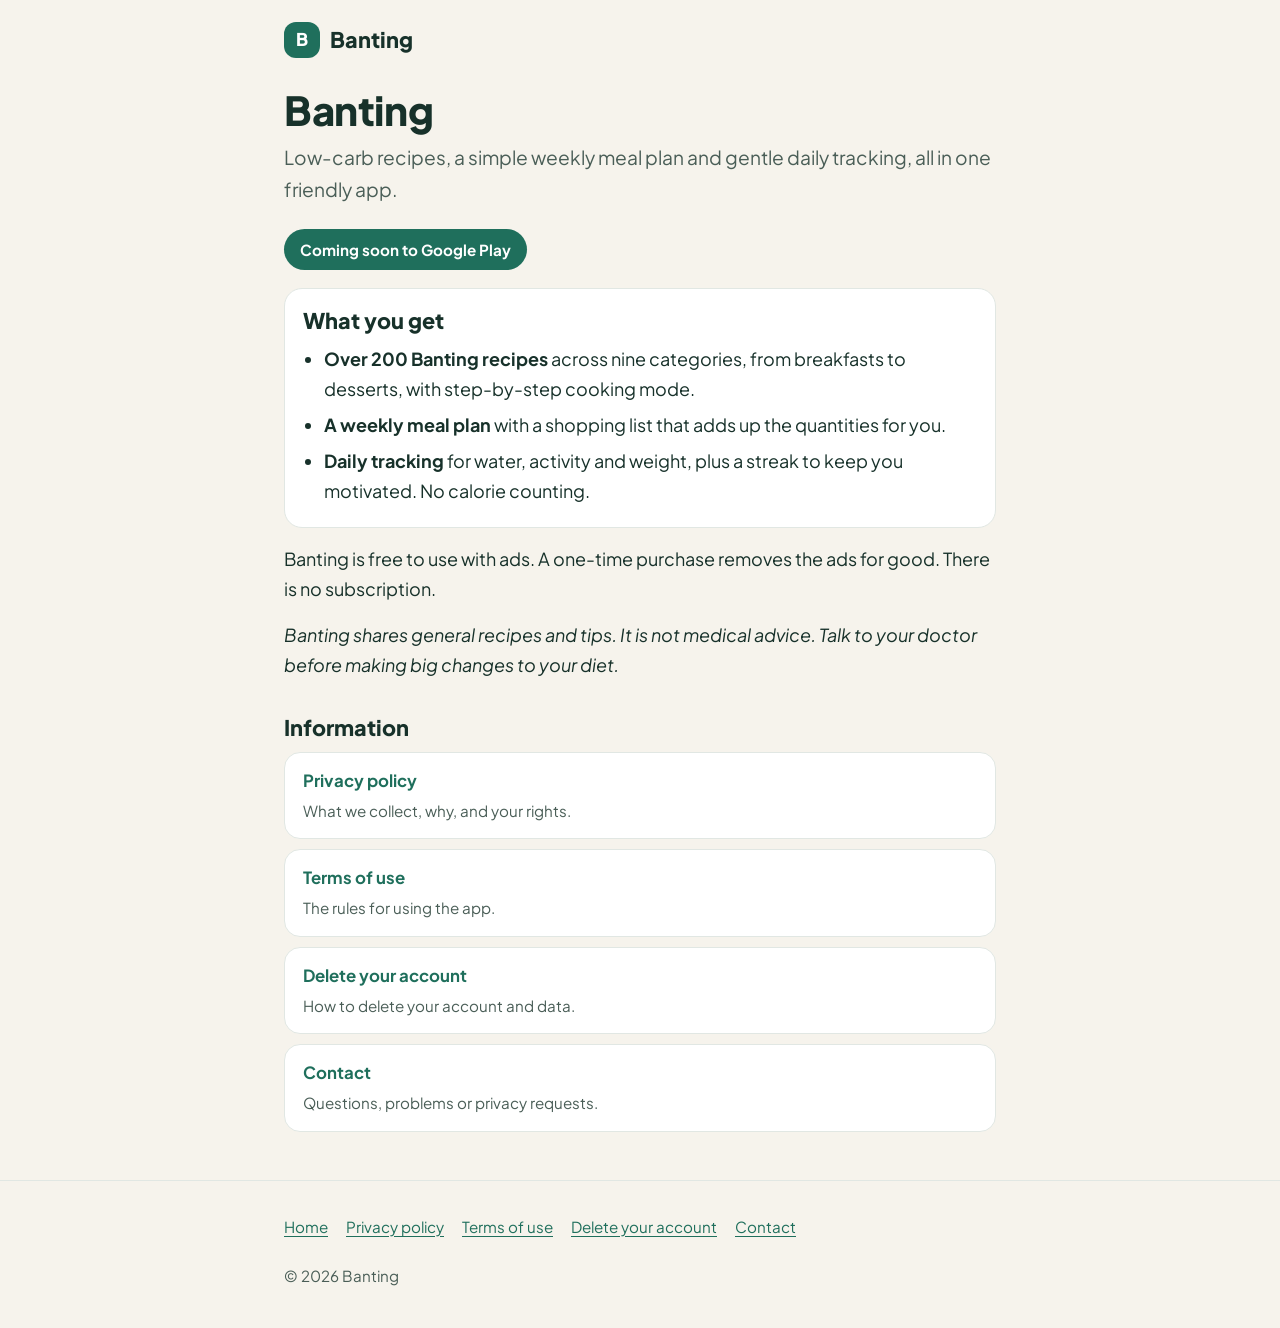
<file: index.html>
<!DOCTYPE html>
<html lang="en-GB">
<head>
  <meta charset="utf-8">
  <meta name="viewport" content="width=device-width, initial-scale=1">
  <title>Banting – low-carb recipes and meal plans</title>
  <meta name="description" content="Banting is a friendly app with low-carb recipes, a weekly meal plan and simple daily tracking. Coming soon to Google Play.">
  <meta name="theme-color" content="#F6F3EC">
  <link rel="preconnect" href="https://fonts.googleapis.com">
  <link rel="preconnect" href="https://fonts.gstatic.com" crossorigin>
  <link rel="stylesheet" href="https://fonts.googleapis.com/css2?family=Plus+Jakarta+Sans:wght@400;500;600;700;800&amp;display=swap">
  <link rel="stylesheet" href="banting.css">
</head>
<body>
  <a class="skip" href="#main">Skip to content</a>
  <header class="site-header">
    <div class="wrap">
      <a class="brand" href="index.html"><span class="brand-mark" aria-hidden="true">B</span>Banting</a>
    </div>
  </header>
  <main id="main" class="wrap">

    <h1>Banting</h1>
    <p class="lead">Low-carb recipes, a simple weekly meal plan and gentle daily tracking, all in one friendly app.</p>
    <p class="badge">Coming soon to Google Play</p>

    <div class="card">
      <h2 class="first">What you get</h2>
      <ul>
        <li><strong>Over 200 Banting recipes</strong> across nine categories, from breakfasts to desserts, with step-by-step cooking mode.</li>
        <li><strong>A weekly meal plan</strong> with a shopping list that adds up the quantities for you.</li>
        <li><strong>Daily tracking</strong> for water, activity and weight, plus a streak to keep you motivated. No calorie counting.</li>
      </ul>
    </div>

    <p>Banting is free to use with ads. A one-time purchase removes the ads for good. There is no subscription.</p>
    <p><em>Banting shares general recipes and tips. It is not medical advice. Talk to your doctor before making big changes to your diet.</em></p>

    <h2>Information</h2>
    <ul class="link-grid">
      <li><a href="privacy.html"><strong>Privacy policy</strong><span>What we collect, why, and your rights.</span></a></li>
      <li><a href="terms.html"><strong>Terms of use</strong><span>The rules for using the app.</span></a></li>
      <li><a href="delete-account.html"><strong>Delete your account</strong><span>How to delete your account and data.</span></a></li>
      <li><a href="contact.html"><strong>Contact</strong><span>Questions, problems or privacy requests.</span></a></li>
    </ul>
  </main>
  <footer class="site-footer">
    <div class="wrap">
      <nav aria-label="Site pages">
        <ul>
      <li><a href="index.html">Home</a></li>
      <li><a href="privacy.html">Privacy policy</a></li>
      <li><a href="terms.html">Terms of use</a></li>
      <li><a href="delete-account.html">Delete your account</a></li>
      <li><a href="contact.html">Contact</a></li>
        </ul>
      </nav>
      <p>&copy; 2026 Banting</p>
    </div>
  </footer>
</body>
</html>
</file>
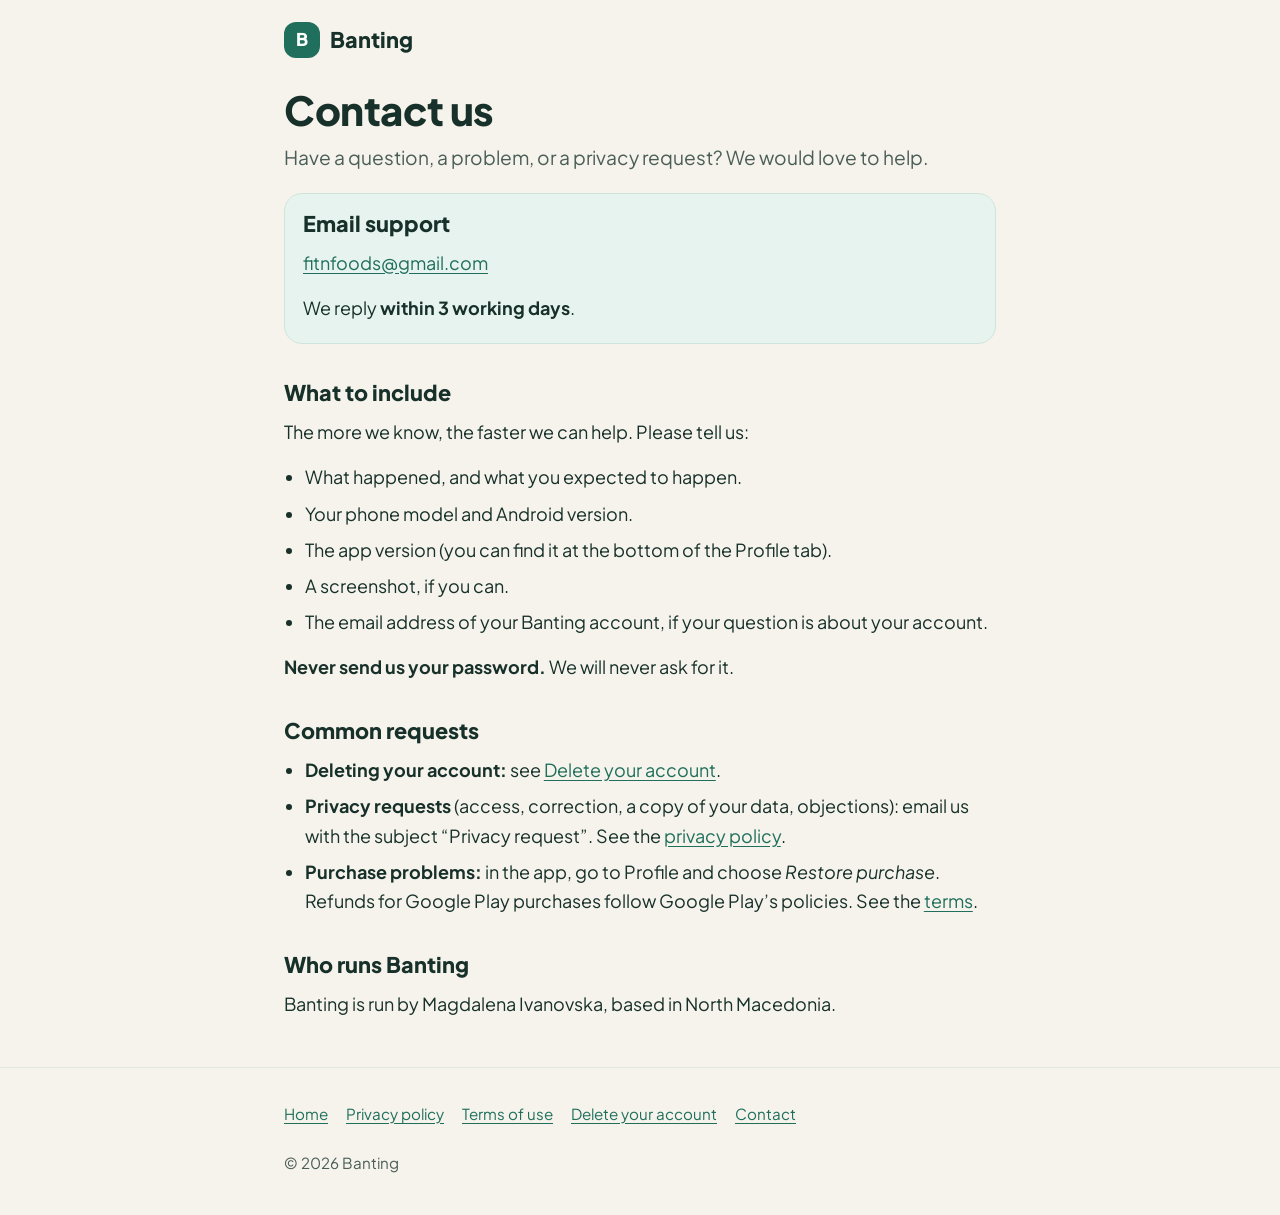
<file: contact.html>
<!DOCTYPE html>
<html lang="en-GB">
<head>
  <meta charset="utf-8">
  <meta name="viewport" content="width=device-width, initial-scale=1">
  <title>Contact Banting support</title>
  <meta name="description" content="How to contact Banting support, what to include in your message, and how quickly we reply.">
  <meta name="theme-color" content="#F6F3EC">
  <link rel="preconnect" href="https://fonts.googleapis.com">
  <link rel="preconnect" href="https://fonts.gstatic.com" crossorigin>
  <link rel="stylesheet" href="https://fonts.googleapis.com/css2?family=Plus+Jakarta+Sans:wght@400;500;600;700;800&amp;display=swap">
  <link rel="stylesheet" href="banting.css">
</head>
<body>
  <a class="skip" href="#main">Skip to content</a>
  <header class="site-header">
    <div class="wrap">
      <a class="brand" href="index.html"><span class="brand-mark" aria-hidden="true">B</span>Banting</a>
    </div>
  </header>
  <main id="main" class="wrap">

    <h1>Contact us</h1>
    <p class="lead">Have a question, a problem, or a privacy request? We would love to help.</p>

    <div class="callout">
      <h2>Email support</h2>
      <p><a href="mailto:fitnfoods@gmail.com">fitnfoods@gmail.com</a></p>
      <p>We reply <strong>within 3 working days</strong>.</p>
    </div>

    <h2>What to include</h2>
    <p>The more we know, the faster we can help. Please tell us:</p>
    <ul>
      <li>What happened, and what you expected to happen.</li>
      <li>Your phone model and Android version.</li>
      <li>The app version (you can find it at the bottom of the Profile tab).</li>
      <li>A screenshot, if you can.</li>
      <li>The email address of your Banting account, if your question is about your account.</li>
    </ul>
    <p><strong>Never send us your password.</strong> We will never ask for it.</p>

    <h2>Common requests</h2>
    <ul>
      <li><strong>Deleting your account:</strong> see <a href="delete-account.html">Delete your account</a>.</li>
      <li><strong>Privacy requests</strong> (access, correction, a copy of your data, objections): email us with the subject &ldquo;Privacy request&rdquo;. See the <a href="privacy.html#rights">privacy policy</a>.</li>
      <li><strong>Purchase problems:</strong> in the app, go to Profile and choose <em>Restore purchase</em>. Refunds for Google Play purchases follow Google Play&rsquo;s policies. See the <a href="terms.html#purchase">terms</a>.</li>
    </ul>

    <h2>Who runs Banting</h2>
    <p>Banting is run by Magdalena Ivanovska, based in North Macedonia.</p>
  </main>
  <footer class="site-footer">
    <div class="wrap">
      <nav aria-label="Site pages">
        <ul>
      <li><a href="index.html">Home</a></li>
      <li><a href="privacy.html">Privacy policy</a></li>
      <li><a href="terms.html">Terms of use</a></li>
      <li><a href="delete-account.html">Delete your account</a></li>
      <li><a href="contact.html">Contact</a></li>
        </ul>
      </nav>
      <p>&copy; 2026 Banting</p>
    </div>
  </footer>
</body>
</html>
</file>
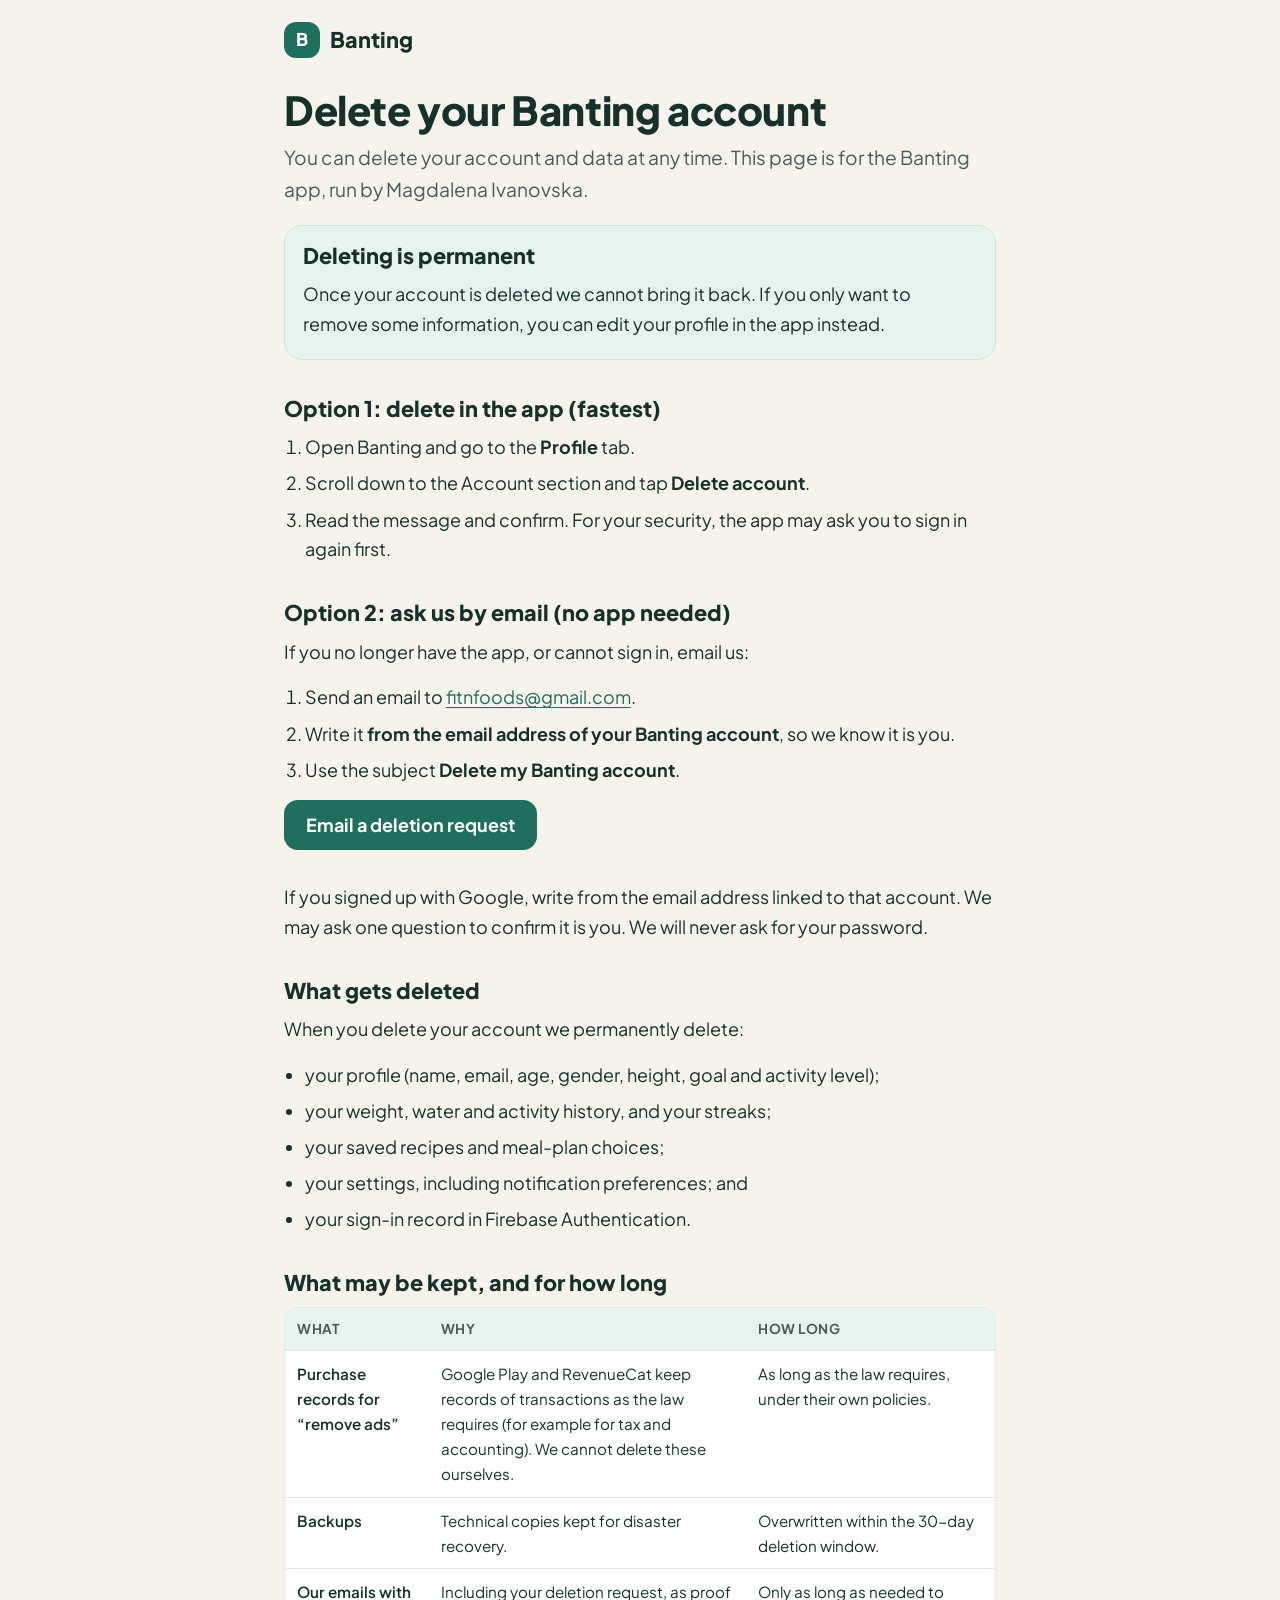
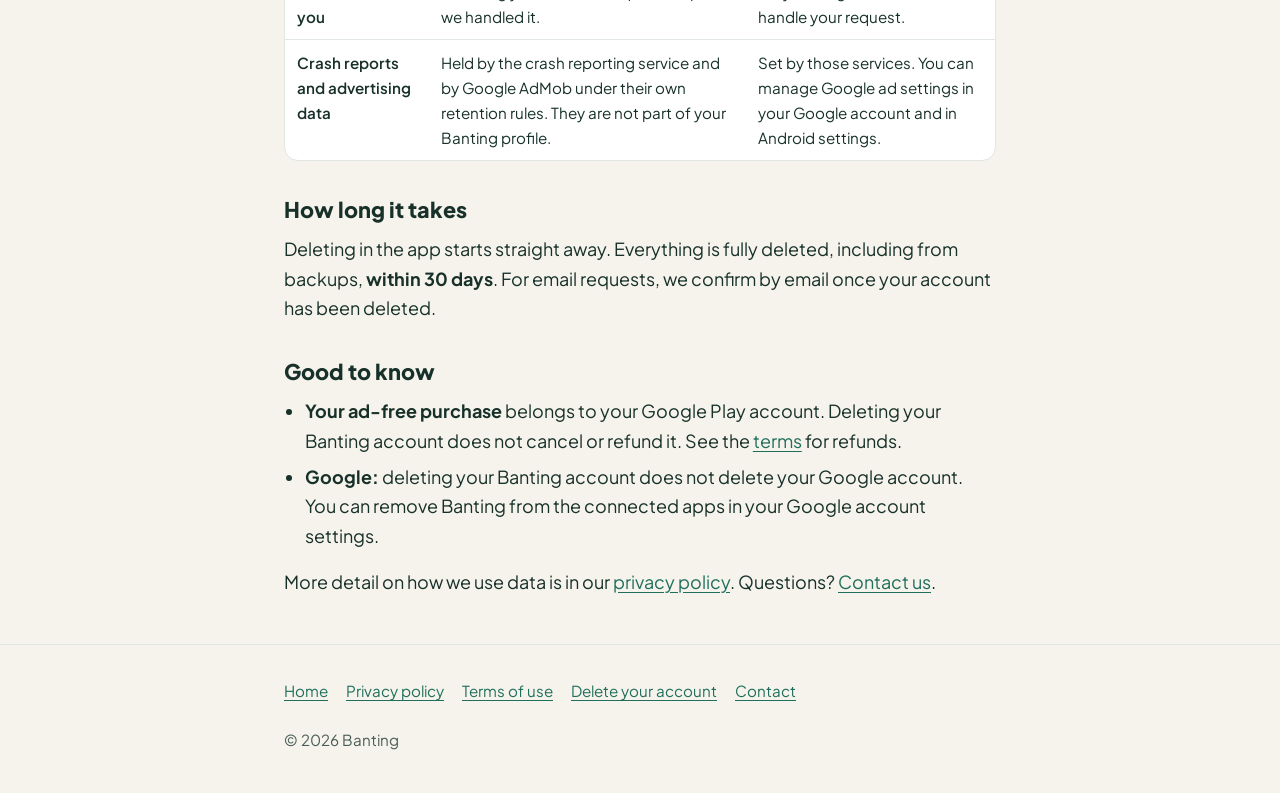
<file: delete-account.html>
<!DOCTYPE html>
<html lang="en-GB">
<head>
  <meta charset="utf-8">
  <meta name="viewport" content="width=device-width, initial-scale=1">
  <title>Delete your Banting account</title>
  <meta name="description" content="How to delete your Banting account and data, in the app or by email, and what happens to your data afterwards.">
  <meta name="theme-color" content="#F6F3EC">
  <link rel="preconnect" href="https://fonts.googleapis.com">
  <link rel="preconnect" href="https://fonts.gstatic.com" crossorigin>
  <link rel="stylesheet" href="https://fonts.googleapis.com/css2?family=Plus+Jakarta+Sans:wght@400;500;600;700;800&amp;display=swap">
  <link rel="stylesheet" href="banting.css">
</head>
<body>
  <a class="skip" href="#main">Skip to content</a>
  <header class="site-header">
    <div class="wrap">
      <a class="brand" href="index.html"><span class="brand-mark" aria-hidden="true">B</span>Banting</a>
    </div>
  </header>
  <main id="main" class="wrap">

    <h1>Delete your Banting account</h1>
    <p class="lead">You can delete your account and data at any time. This page is for the Banting app, run by Magdalena Ivanovska.</p>

    <div class="callout">
      <h2>Deleting is permanent</h2>
      <p>Once your account is deleted we cannot bring it back. If you only want to remove some information, you can edit your profile in the app instead.</p>
    </div>

    <h2>Option 1: delete in the app (fastest)</h2>
    <ol>
      <li>Open Banting and go to the <strong>Profile</strong> tab.</li>
      <li>Scroll down to the Account section and tap <strong>Delete account</strong>.</li>
      <li>Read the message and confirm. For your security, the app may ask you to sign in again first.</li>
    </ol>

    <h2>Option 2: ask us by email (no app needed)</h2>
    <p>If you no longer have the app, or cannot sign in, email us:</p>
    <ol>
      <li>Send an email to <a href="mailto:fitnfoods@gmail.com">fitnfoods@gmail.com</a>.</li>
      <li>Write it <strong>from the email address of your Banting account</strong>, so we know it is you.</li>
      <li>Use the subject <strong>Delete my Banting account</strong>.</li>
    </ol>
    <p><a class="btn" href="mailto:fitnfoods@gmail.com?subject=Delete%20my%20Banting%20account">Email a deletion request</a></p>
    <p>If you signed up with Google, write from the email address linked to that account. We may ask one question to confirm it is you. We will never ask for your password.</p>

    <h2>What gets deleted</h2>
    <p>When you delete your account we permanently delete:</p>
    <ul>
      <li>your profile (name, email, age, gender, height, goal and activity level);</li>
      <li>your weight, water and activity history, and your streaks;</li>
      <li>your saved recipes and meal-plan choices;</li>
      <li>your settings, including notification preferences; and</li>
      <li>your sign-in record in Firebase Authentication.</li>
    </ul>

    <h2>What may be kept, and for how long</h2>
    <div class="table-wrap">
      <table>
        <thead><tr><th scope="col">What</th><th scope="col">Why</th><th scope="col">How long</th></tr></thead>
        <tbody>
          <tr><td data-label="What">Purchase records for &ldquo;remove ads&rdquo;</td><td data-label="Why">Google Play and RevenueCat keep records of transactions as the law requires (for example for tax and accounting). We cannot delete these ourselves.</td><td data-label="How long">As long as the law requires, under their own policies.</td></tr>
          <tr><td data-label="What">Backups</td><td data-label="Why">Technical copies kept for disaster recovery.</td><td data-label="How long">Overwritten within the 30-day deletion window.</td></tr>
          <tr><td data-label="What">Our emails with you</td><td data-label="Why">Including your deletion request, as proof we handled it.</td><td data-label="How long">Only as long as needed to handle your request.</td></tr>
          <tr><td data-label="What">Crash reports and advertising data</td><td data-label="Why">Held by the crash reporting service and by Google AdMob under their own retention rules. They are not part of your Banting profile.</td><td data-label="How long">Set by those services. You can manage Google ad settings in your Google account and in Android settings.</td></tr>
        </tbody>
      </table>
    </div>

    <h2>How long it takes</h2>
    <p>Deleting in the app starts straight away. Everything is fully deleted, including from backups, <strong>within 30 days</strong>. For email requests, we confirm by email once your account has been deleted.</p>

    <h2>Good to know</h2>
    <ul>
      <li><strong>Your ad-free purchase</strong> belongs to your Google Play account. Deleting your Banting account does not cancel or refund it. See the <a href="terms.html#purchase">terms</a> for refunds.</li>
      <li><strong>Google:</strong> deleting your Banting account does not delete your Google account. You can remove Banting from the connected apps in your Google account settings.</li>
    </ul>
    <p>More detail on how we use data is in our <a href="privacy.html">privacy policy</a>. Questions? <a href="contact.html">Contact us</a>.</p>
  </main>
  <footer class="site-footer">
    <div class="wrap">
      <nav aria-label="Site pages">
        <ul>
      <li><a href="index.html">Home</a></li>
      <li><a href="privacy.html">Privacy policy</a></li>
      <li><a href="terms.html">Terms of use</a></li>
      <li><a href="delete-account.html">Delete your account</a></li>
      <li><a href="contact.html">Contact</a></li>
        </ul>
      </nav>
      <p>&copy; 2026 Banting</p>
    </div>
  </footer>
</body>
</html>
</file>
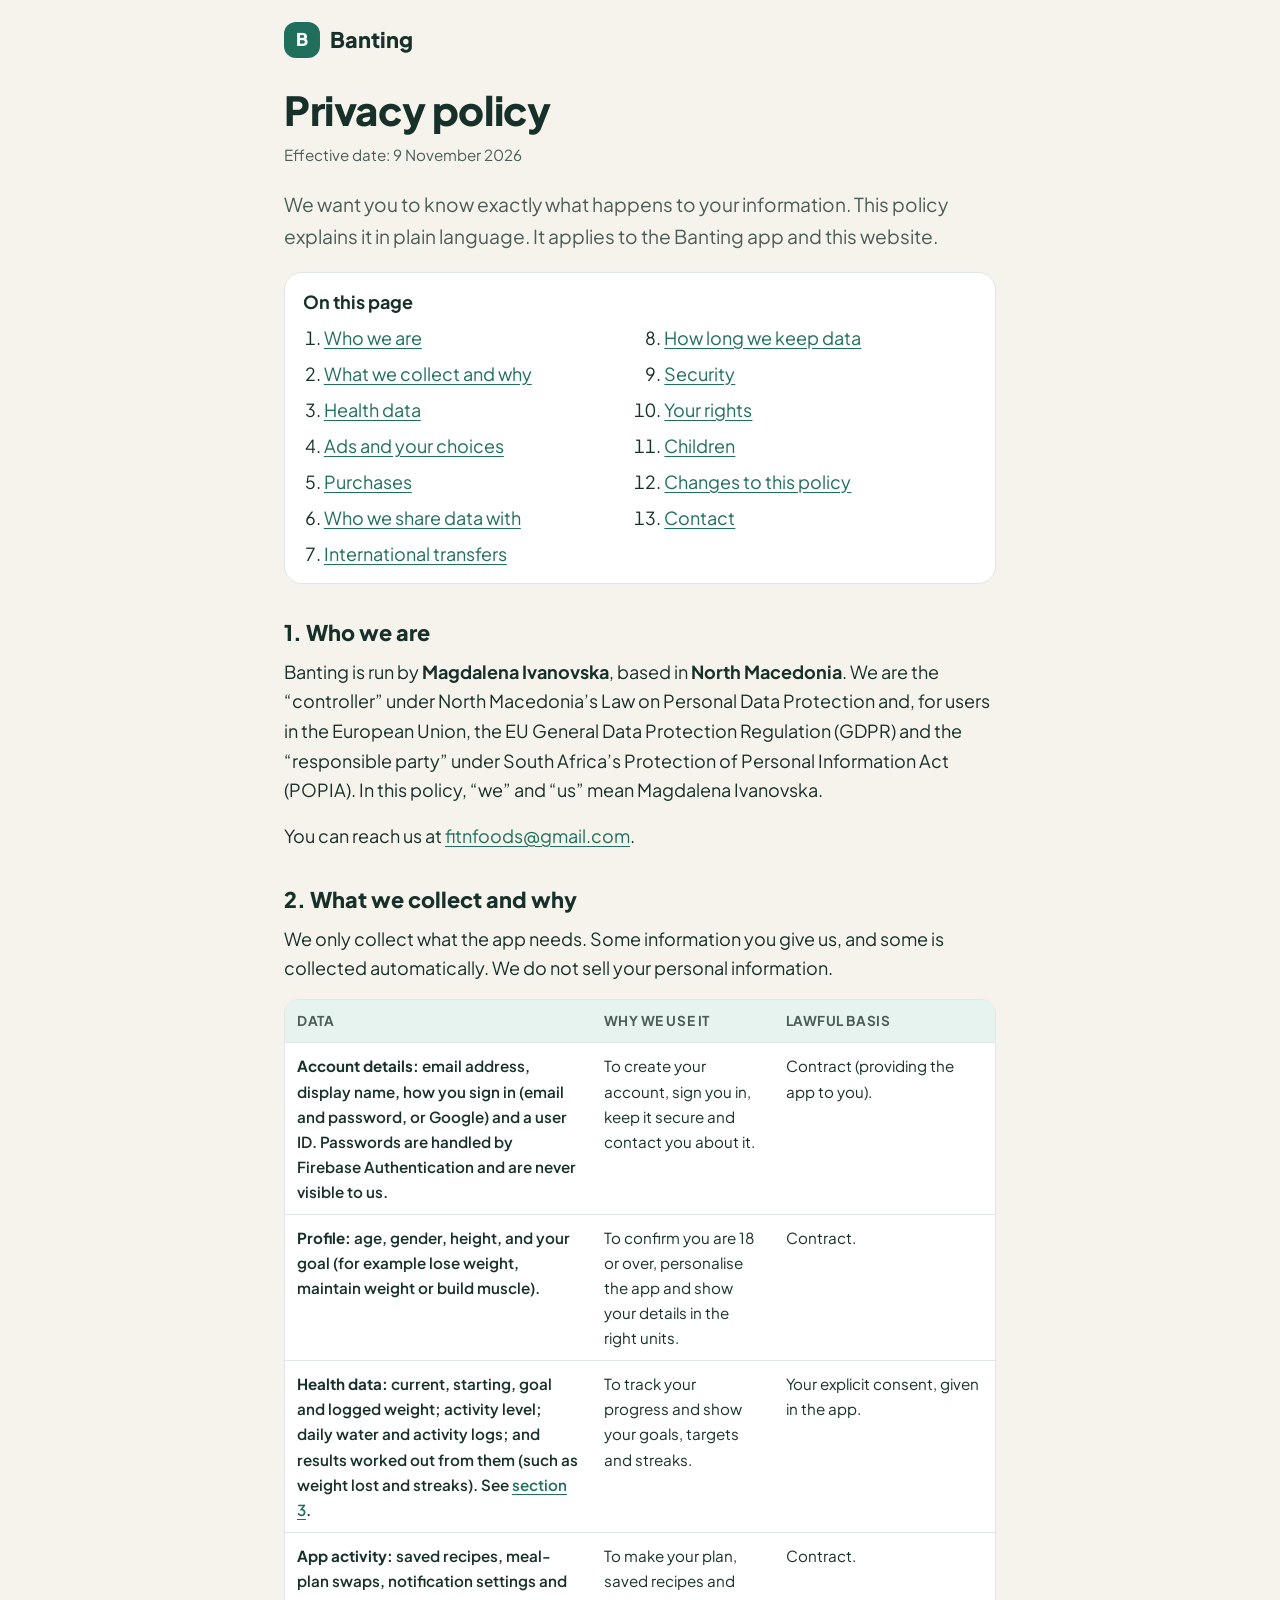
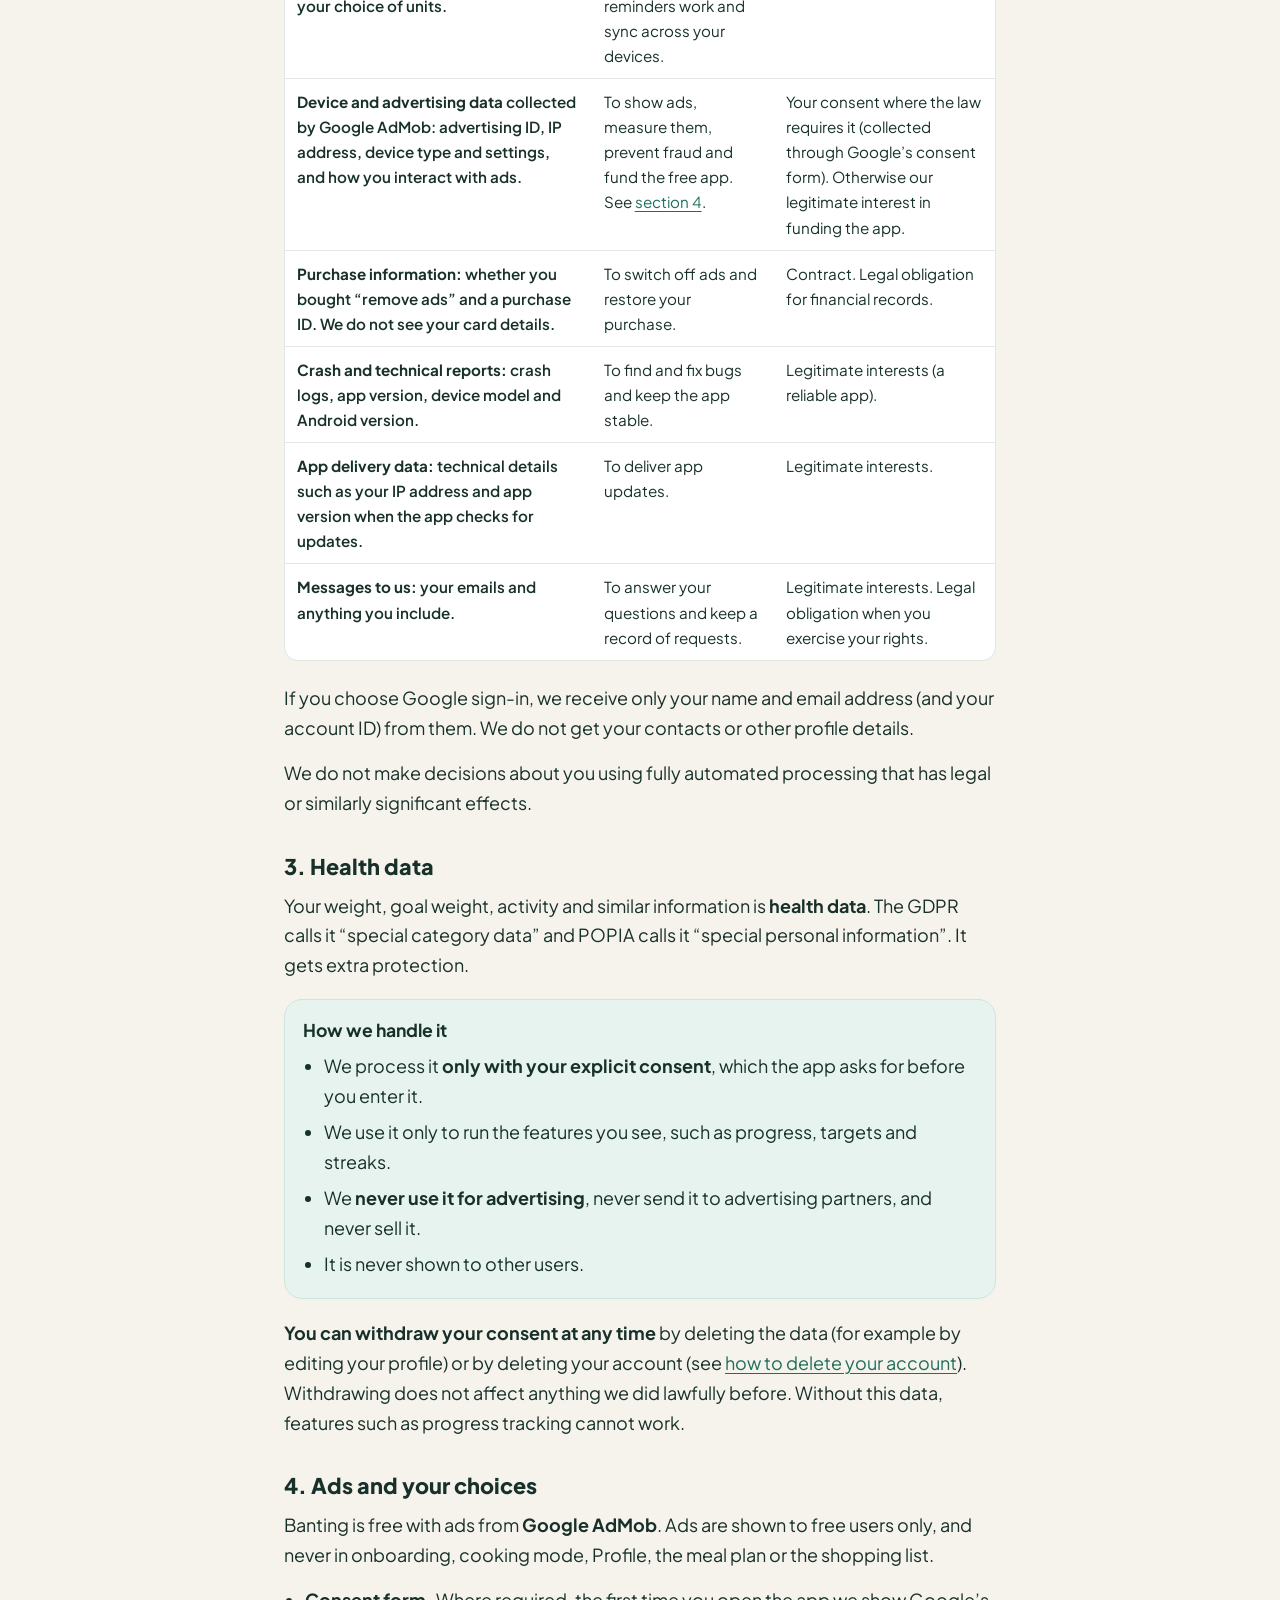
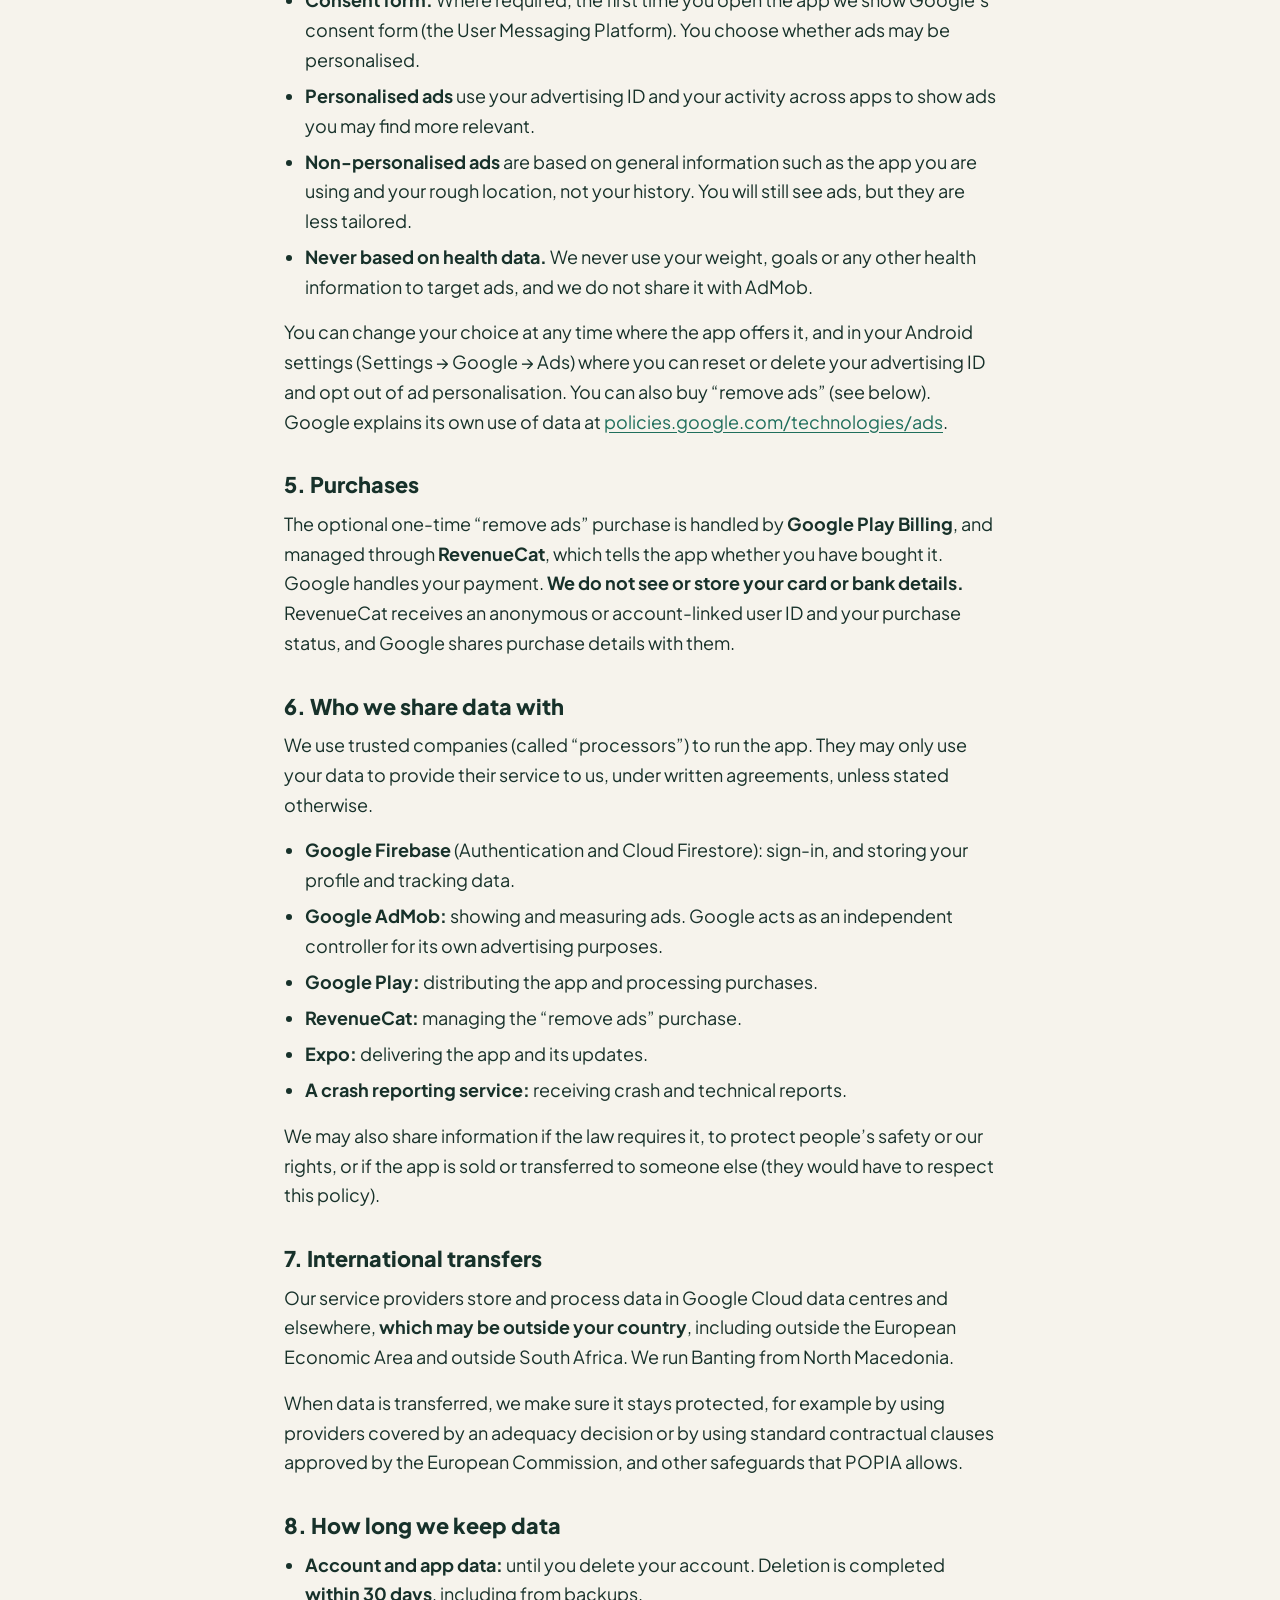
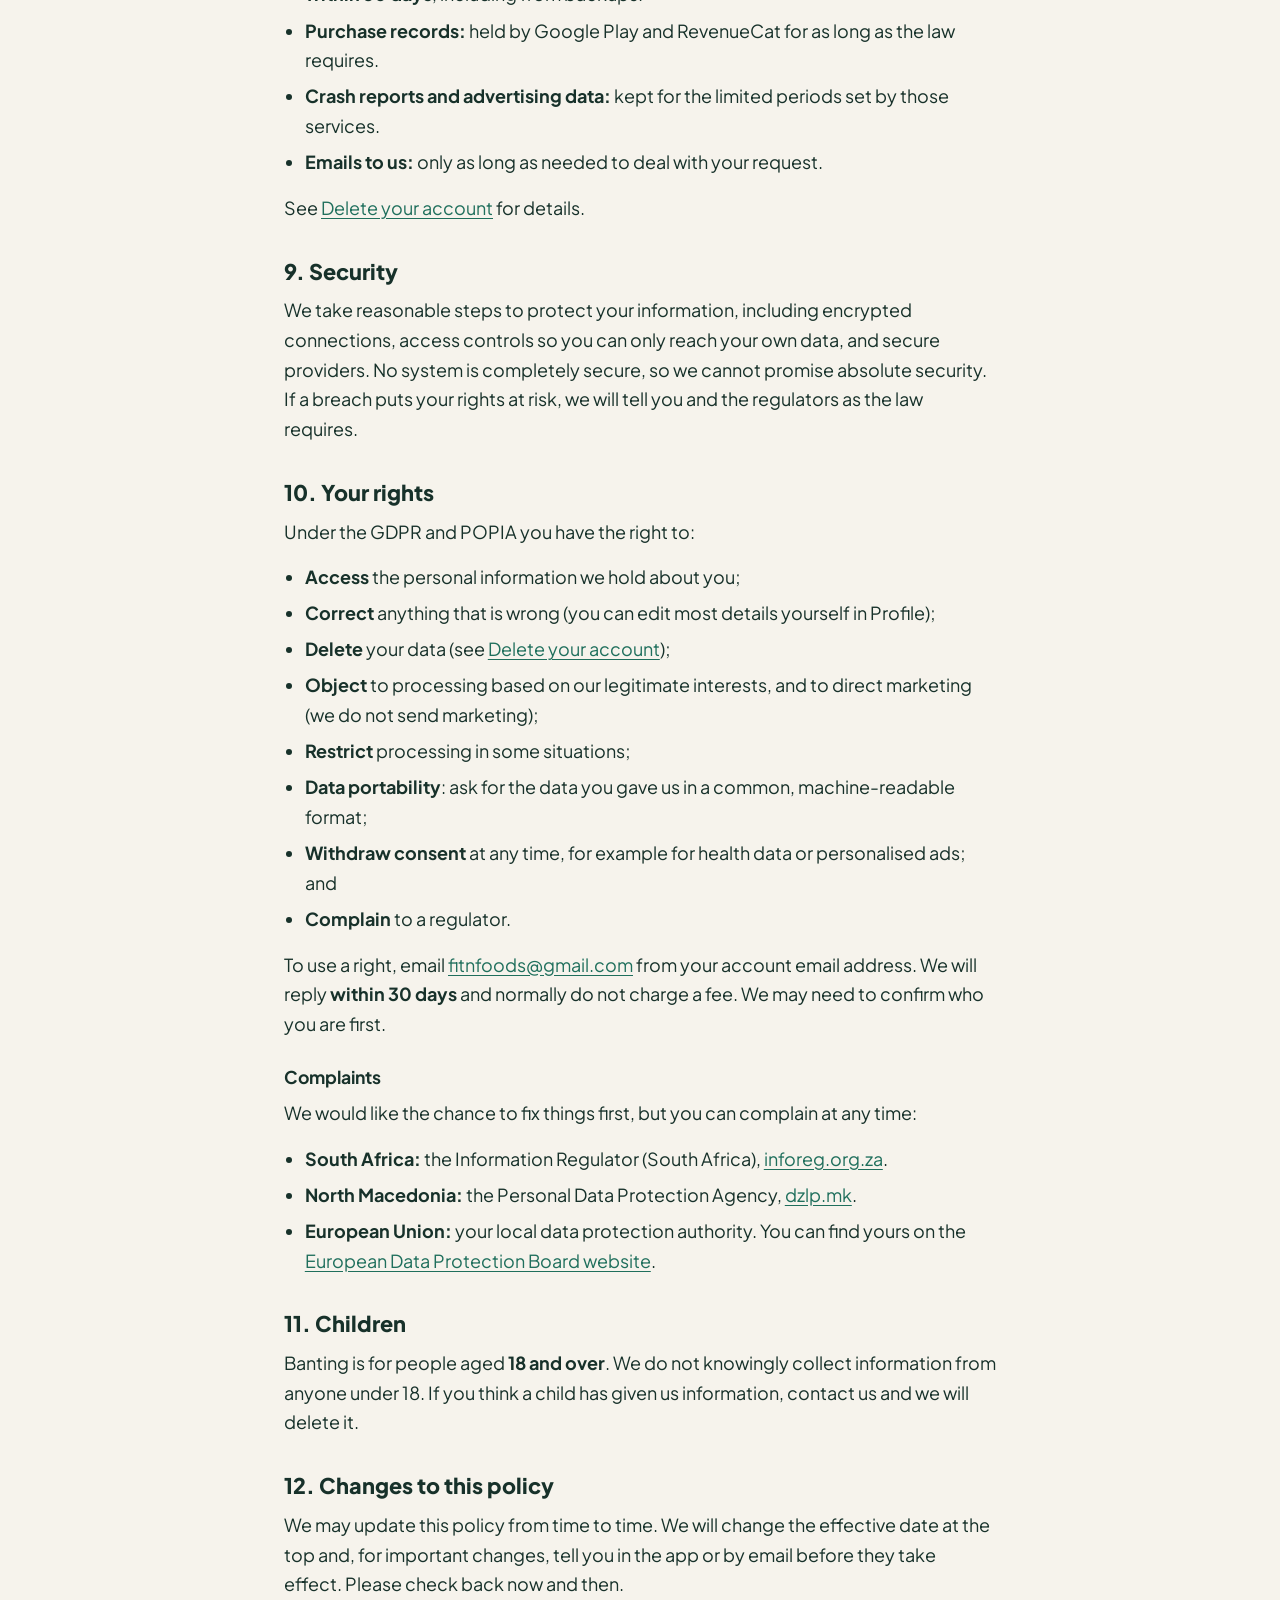
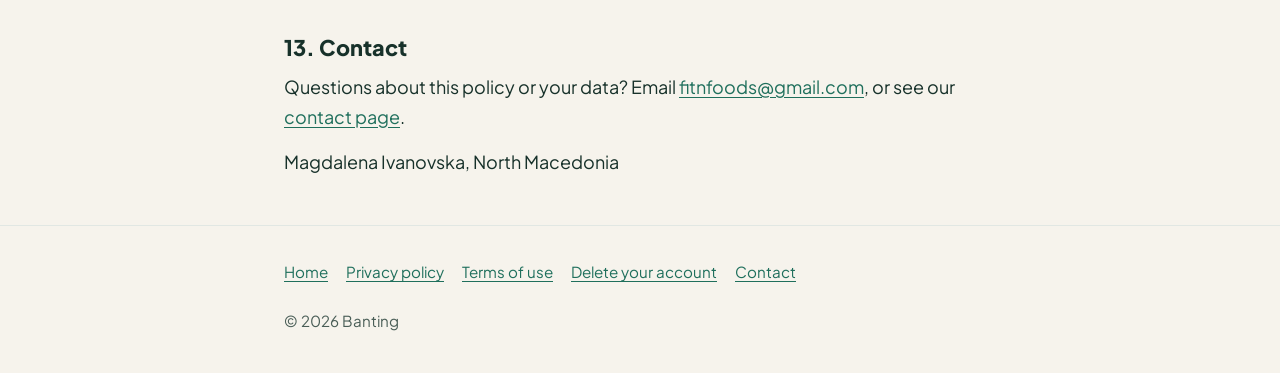
<file: privacy.html>
<!DOCTYPE html>
<html lang="en-GB">
<head>
  <meta charset="utf-8">
  <meta name="viewport" content="width=device-width, initial-scale=1">
  <title>Banting privacy policy</title>
  <meta name="description" content="How the Banting app collects, uses, shares and protects your personal information, including health data, and what your rights are.">
  <meta name="theme-color" content="#F6F3EC">
  <link rel="preconnect" href="https://fonts.googleapis.com">
  <link rel="preconnect" href="https://fonts.gstatic.com" crossorigin>
  <link rel="stylesheet" href="https://fonts.googleapis.com/css2?family=Plus+Jakarta+Sans:wght@400;500;600;700;800&amp;display=swap">
  <link rel="stylesheet" href="banting.css">
</head>
<body>
  <a class="skip" href="#main">Skip to content</a>
  <header class="site-header">
    <div class="wrap">
      <a class="brand" href="index.html"><span class="brand-mark" aria-hidden="true">B</span>Banting</a>
    </div>
  </header>
  <main id="main" class="wrap">

    <h1>Privacy policy</h1>
    <p class="meta">Effective date: 9 November 2026</p>
    <p class="lead">We want you to know exactly what happens to your information. This policy explains it in plain language. It applies to the Banting app and this website.</p>

    <nav class="toc" aria-label="Contents">
      <p>On this page</p>
      <ol>
        <li><a href="#who">Who we are</a></li>
        <li><a href="#collect">What we collect and why</a></li>
        <li><a href="#health">Health data</a></li>
        <li><a href="#ads">Ads and your choices</a></li>
        <li><a href="#purchases">Purchases</a></li>
        <li><a href="#sharing">Who we share data with</a></li>
        <li><a href="#transfers">International transfers</a></li>
        <li><a href="#retention">How long we keep data</a></li>
        <li><a href="#security">Security</a></li>
        <li><a href="#rights">Your rights</a></li>
        <li><a href="#children">Children</a></li>
        <li><a href="#changes">Changes to this policy</a></li>
        <li><a href="#contact">Contact</a></li>
      </ol>
    </nav>

    <h2 id="who">1. Who we are</h2>
    <p>Banting is run by <strong>Magdalena Ivanovska</strong>, based in <strong>North Macedonia</strong>. We are the &ldquo;controller&rdquo; under North Macedonia&rsquo;s Law on Personal Data Protection and, for users in the European Union, the EU General Data Protection Regulation (GDPR) and the &ldquo;responsible party&rdquo; under South Africa&rsquo;s Protection of Personal Information Act (POPIA). In this policy, &ldquo;we&rdquo; and &ldquo;us&rdquo; mean Magdalena Ivanovska.</p>
    <p>You can reach us at <a href="mailto:fitnfoods@gmail.com">fitnfoods@gmail.com</a>.</p>

    <h2 id="collect">2. What we collect and why</h2>
    <p>We only collect what the app needs. Some information you give us, and some is collected automatically. We do not sell your personal information.</p>
    <div class="table-wrap">
      <table>
        <thead><tr><th scope="col">Data</th><th scope="col">Why we use it</th><th scope="col">Lawful basis</th></tr></thead>
        <tbody>
          <tr><td data-label="Data"><strong>Account details:</strong> email address, display name, how you sign in (email and password, or Google) and a user ID. Passwords are handled by Firebase Authentication and are never visible to us.</td><td data-label="Why we use it">To create your account, sign you in, keep it secure and contact you about it.</td><td data-label="Lawful basis">Contract (providing the app to you).</td></tr>
          <tr><td data-label="Data"><strong>Profile:</strong> age, gender, height, and your goal (for example lose weight, maintain weight or build muscle).</td><td data-label="Why we use it">To confirm you are 18 or over, personalise the app and show your details in the right units.</td><td data-label="Lawful basis">Contract.</td></tr>
          <tr><td data-label="Data"><strong>Health data:</strong> current, starting, goal and logged weight; activity level; daily water and activity logs; and results worked out from them (such as weight lost and streaks). See <a href="#health">section 3</a>.</td><td data-label="Why we use it">To track your progress and show your goals, targets and streaks.</td><td data-label="Lawful basis">Your explicit consent, given in the app.</td></tr>
          <tr><td data-label="Data"><strong>App activity:</strong> saved recipes, meal-plan swaps, notification settings and your choice of units.</td><td data-label="Why we use it">To make your plan, saved recipes and reminders work and sync across your devices.</td><td data-label="Lawful basis">Contract.</td></tr>
          <tr><td data-label="Data"><strong>Device and advertising data</strong> collected by Google AdMob: advertising ID, IP address, device type and settings, and how you interact with ads.</td><td data-label="Why we use it">To show ads, measure them, prevent fraud and fund the free app. See <a href="#ads">section 4</a>.</td><td data-label="Lawful basis">Your consent where the law requires it (collected through Google&rsquo;s consent form). Otherwise our legitimate interest in funding the app.</td></tr>
          <tr><td data-label="Data"><strong>Purchase information:</strong> whether you bought &ldquo;remove ads&rdquo; and a purchase ID. We do not see your card details.</td><td data-label="Why we use it">To switch off ads and restore your purchase.</td><td data-label="Lawful basis">Contract. Legal obligation for financial records.</td></tr>
          <tr><td data-label="Data"><strong>Crash and technical reports:</strong> crash logs, app version, device model and Android version.</td><td data-label="Why we use it">To find and fix bugs and keep the app stable.</td><td data-label="Lawful basis">Legitimate interests (a reliable app).</td></tr>
          <tr><td data-label="Data"><strong>App delivery data:</strong> technical details such as your IP address and app version when the app checks for updates.</td><td data-label="Why we use it">To deliver app updates.</td><td data-label="Lawful basis">Legitimate interests.</td></tr>
          <tr><td data-label="Data"><strong>Messages to us:</strong> your emails and anything you include.</td><td data-label="Why we use it">To answer your questions and keep a record of requests.</td><td data-label="Lawful basis">Legitimate interests. Legal obligation when you exercise your rights.</td></tr>
        </tbody>
      </table>
    </div>
    <p>If you choose Google sign-in, we receive only your name and email address (and your account ID) from them. We do not get your contacts or other profile details.</p>
    <p>We do not make decisions about you using fully automated processing that has legal or similarly significant effects.</p>

    <h2 id="health">3. Health data</h2>
    <p>Your weight, goal weight, activity and similar information is <strong>health data</strong>. The GDPR calls it &ldquo;special category data&rdquo; and POPIA calls it &ldquo;special personal information&rdquo;. It gets extra protection.</p>
    <div class="callout">
      <h3>How we handle it</h3>
      <ul>
        <li>We process it <strong>only with your explicit consent</strong>, which the app asks for before you enter it.</li>
        <li>We use it only to run the features you see, such as progress, targets and streaks.</li>
        <li>We <strong>never use it for advertising</strong>, never send it to advertising partners, and never sell it.</li>
        <li>It is never shown to other users.</li>
      </ul>
    </div>
    <p><strong>You can withdraw your consent at any time</strong> by deleting the data (for example by editing your profile) or by deleting your account (see <a href="delete-account.html">how to delete your account</a>). Withdrawing does not affect anything we did lawfully before. Without this data, features such as progress tracking cannot work.</p>

    <h2 id="ads">4. Ads and your choices</h2>
    <p>Banting is free with ads from <strong>Google AdMob</strong>. Ads are shown to free users only, and never in onboarding, cooking mode, Profile, the meal plan or the shopping list.</p>
    <ul>
      <li><strong>Consent form.</strong> Where required, the first time you open the app we show Google&rsquo;s consent form (the User Messaging Platform). You choose whether ads may be personalised.</li>
      <li><strong>Personalised ads</strong> use your advertising ID and your activity across apps to show ads you may find more relevant.</li>
      <li><strong>Non-personalised ads</strong> are based on general information such as the app you are using and your rough location, not your history. You will still see ads, but they are less tailored.</li>
      <li><strong>Never based on health data.</strong> We never use your weight, goals or any other health information to target ads, and we do not share it with AdMob.</li>
    </ul>
    <p>You can change your choice at any time where the app offers it, and in your Android settings (Settings &rarr; Google &rarr; Ads) where you can reset or delete your advertising ID and opt out of ad personalisation. You can also buy &ldquo;remove ads&rdquo; (see below). Google explains its own use of data at <a href="https://policies.google.com/technologies/ads">policies.google.com/technologies/ads</a>.</p>

    <h2 id="purchases">5. Purchases</h2>
    <p>The optional one-time &ldquo;remove ads&rdquo; purchase is handled by <strong>Google Play Billing</strong>, and managed through <strong>RevenueCat</strong>, which tells the app whether you have bought it. Google handles your payment. <strong>We do not see or store your card or bank details.</strong> RevenueCat receives an anonymous or account-linked user ID and your purchase status, and Google shares purchase details with them.</p>

    <h2 id="sharing">6. Who we share data with</h2>
    <p>We use trusted companies (called &ldquo;processors&rdquo;) to run the app. They may only use your data to provide their service to us, under written agreements, unless stated otherwise.</p>
    <ul>
      <li><strong>Google Firebase</strong> (Authentication and Cloud Firestore): sign-in, and storing your profile and tracking data.</li>
      <li><strong>Google AdMob:</strong> showing and measuring ads. Google acts as an independent controller for its own advertising purposes.</li>
      <li><strong>Google Play:</strong> distributing the app and processing purchases.</li>
      <li><strong>RevenueCat:</strong> managing the &ldquo;remove ads&rdquo; purchase.</li>
      <li><strong>Expo:</strong> delivering the app and its updates.</li>
      <li><strong>A crash reporting service:</strong> receiving crash and technical reports.</li>
    </ul>
    <p>We may also share information if the law requires it, to protect people&rsquo;s safety or our rights, or if the app is sold or transferred to someone else (they would have to respect this policy).</p>

    <h2 id="transfers">7. International transfers</h2>
    <p>Our service providers store and process data in Google Cloud data centres and elsewhere, <strong>which may be outside your country</strong>, including outside the European Economic Area and outside South Africa. We run Banting from North Macedonia.</p>
    <p>When data is transferred, we make sure it stays protected, for example by using providers covered by an adequacy decision or by using standard contractual clauses approved by the European Commission, and other safeguards that POPIA allows.</p>

    <h2 id="retention">8. How long we keep data</h2>
    <ul>
      <li><strong>Account and app data:</strong> until you delete your account. Deletion is completed <strong>within 30 days</strong>, including from backups.</li>
      <li><strong>Purchase records:</strong> held by Google Play and RevenueCat for as long as the law requires.</li>
      <li><strong>Crash reports and advertising data:</strong> kept for the limited periods set by those services.</li>
      <li><strong>Emails to us:</strong> only as long as needed to deal with your request.</li>
    </ul>
    <p>See <a href="delete-account.html">Delete your account</a> for details.</p>

    <h2 id="security">9. Security</h2>
    <p>We take reasonable steps to protect your information, including encrypted connections, access controls so you can only reach your own data, and secure providers. No system is completely secure, so we cannot promise absolute security. If a breach puts your rights at risk, we will tell you and the regulators as the law requires.</p>

    <h2 id="rights">10. Your rights</h2>
    <p>Under the GDPR and POPIA you have the right to:</p>
    <ul>
      <li><strong>Access</strong> the personal information we hold about you;</li>
      <li><strong>Correct</strong> anything that is wrong (you can edit most details yourself in Profile);</li>
      <li><strong>Delete</strong> your data (see <a href="delete-account.html">Delete your account</a>);</li>
      <li><strong>Object</strong> to processing based on our legitimate interests, and to direct marketing (we do not send marketing);</li>
      <li><strong>Restrict</strong> processing in some situations;</li>
      <li><strong>Data portability</strong>: ask for the data you gave us in a common, machine-readable format;</li>
      <li><strong>Withdraw consent</strong> at any time, for example for health data or personalised ads; and</li>
      <li><strong>Complain</strong> to a regulator.</li>
    </ul>
    <p>To use a right, email <a href="mailto:fitnfoods@gmail.com">fitnfoods@gmail.com</a> from your account email address. We will reply <strong>within 30 days</strong> and normally do not charge a fee. We may need to confirm who you are first.</p>
    <h3>Complaints</h3>
    <p>We would like the chance to fix things first, but you can complain at any time:</p>
    <ul>
      <li><strong>South Africa:</strong> the Information Regulator (South Africa), <a href="https://inforeg.org.za">inforeg.org.za</a>.</li>
      <li><strong>North Macedonia:</strong> the Personal Data Protection Agency, <a href="https://dzlp.mk">dzlp.mk</a>.</li>
      <li><strong>European Union:</strong> your local data protection authority. You can find yours on the <a href="https://www.edpb.europa.eu/about-edpb/about-edpb/members_en">European Data Protection Board website</a>.</li>
    </ul>

    <h2 id="children">11. Children</h2>
    <p>Banting is for people aged <strong>18 and over</strong>. We do not knowingly collect information from anyone under 18. If you think a child has given us information, contact us and we will delete it.</p>

    <h2 id="changes">12. Changes to this policy</h2>
    <p>We may update this policy from time to time. We will change the effective date at the top and, for important changes, tell you in the app or by email before they take effect. Please check back now and then.</p>

    <h2 id="contact">13. Contact</h2>
    <p>Questions about this policy or your data? Email <a href="mailto:fitnfoods@gmail.com">fitnfoods@gmail.com</a>, or see our <a href="contact.html">contact page</a>.</p>
    <p>Magdalena Ivanovska, North Macedonia</p>
  </main>
  <footer class="site-footer">
    <div class="wrap">
      <nav aria-label="Site pages">
        <ul>
      <li><a href="index.html">Home</a></li>
      <li><a href="privacy.html">Privacy policy</a></li>
      <li><a href="terms.html">Terms of use</a></li>
      <li><a href="delete-account.html">Delete your account</a></li>
      <li><a href="contact.html">Contact</a></li>
        </ul>
      </nav>
      <p>&copy; 2026 Banting</p>
    </div>
  </footer>
</body>
</html>
</file>
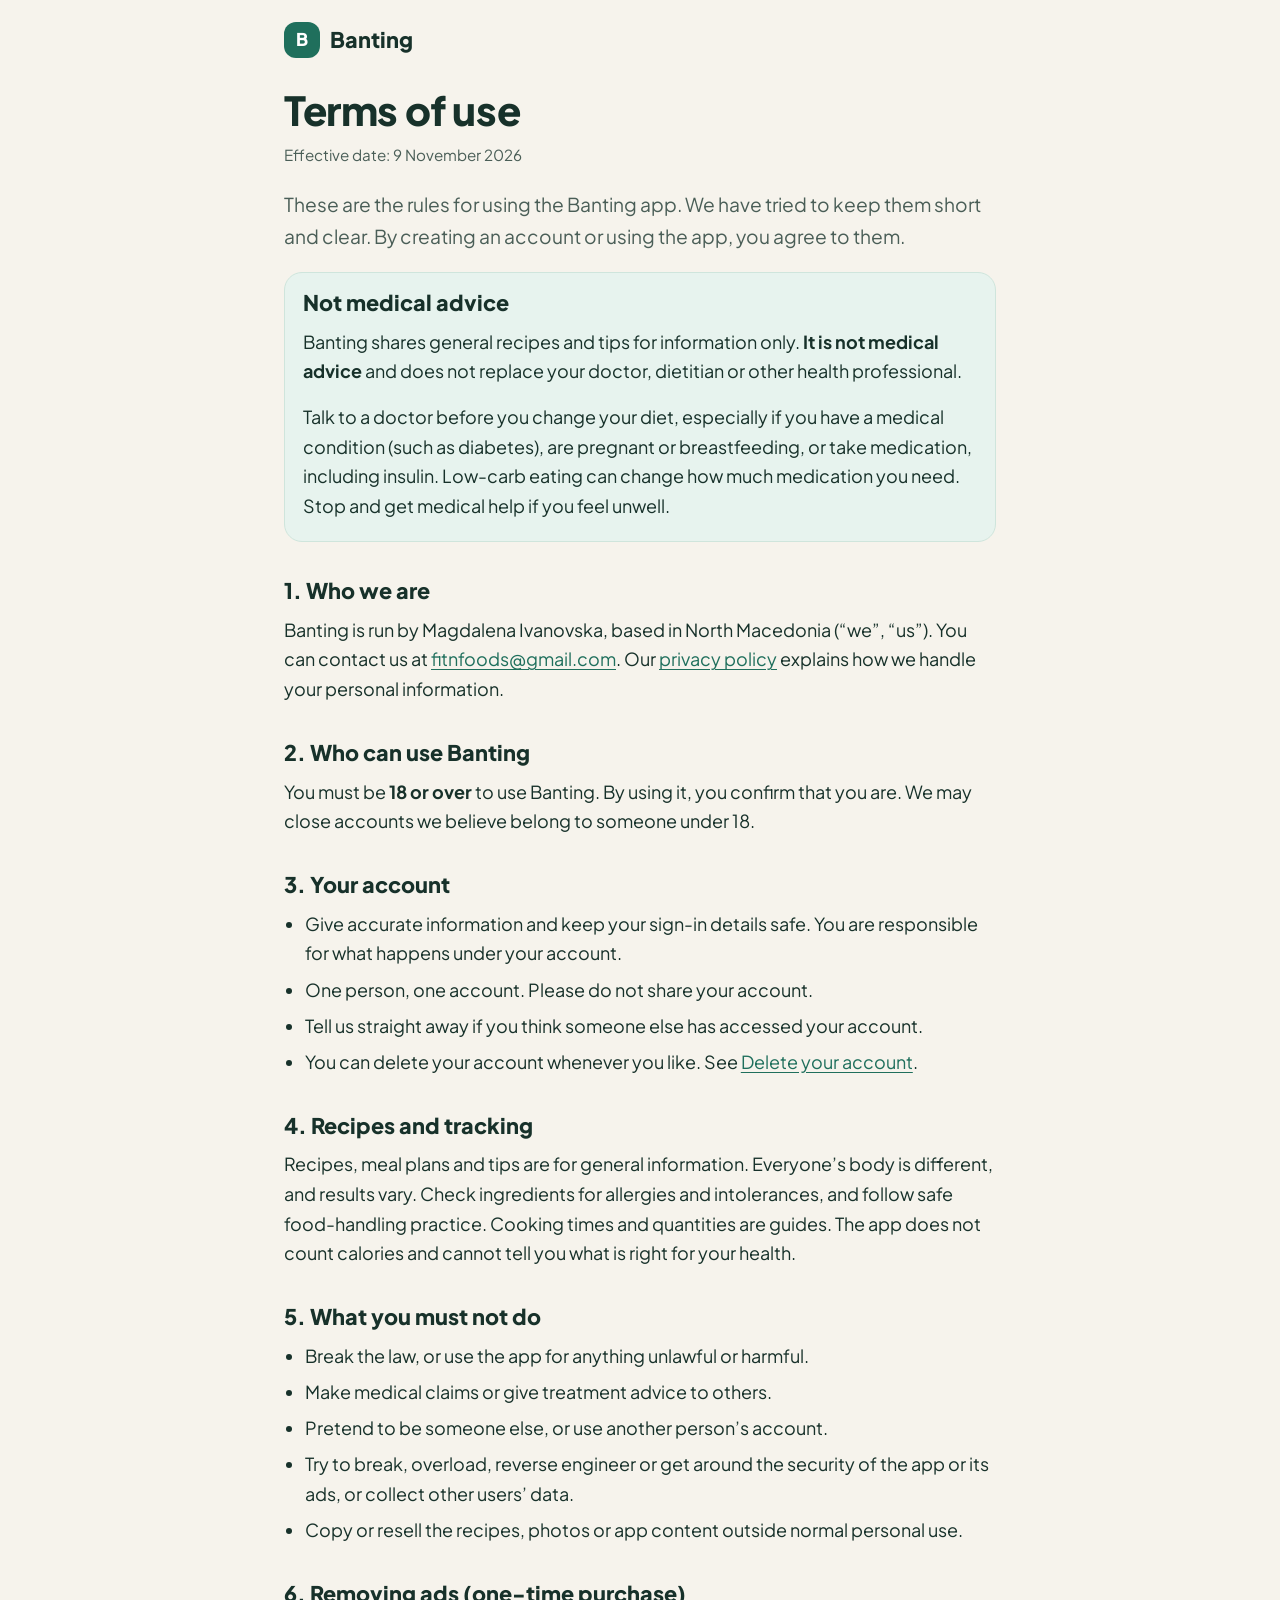
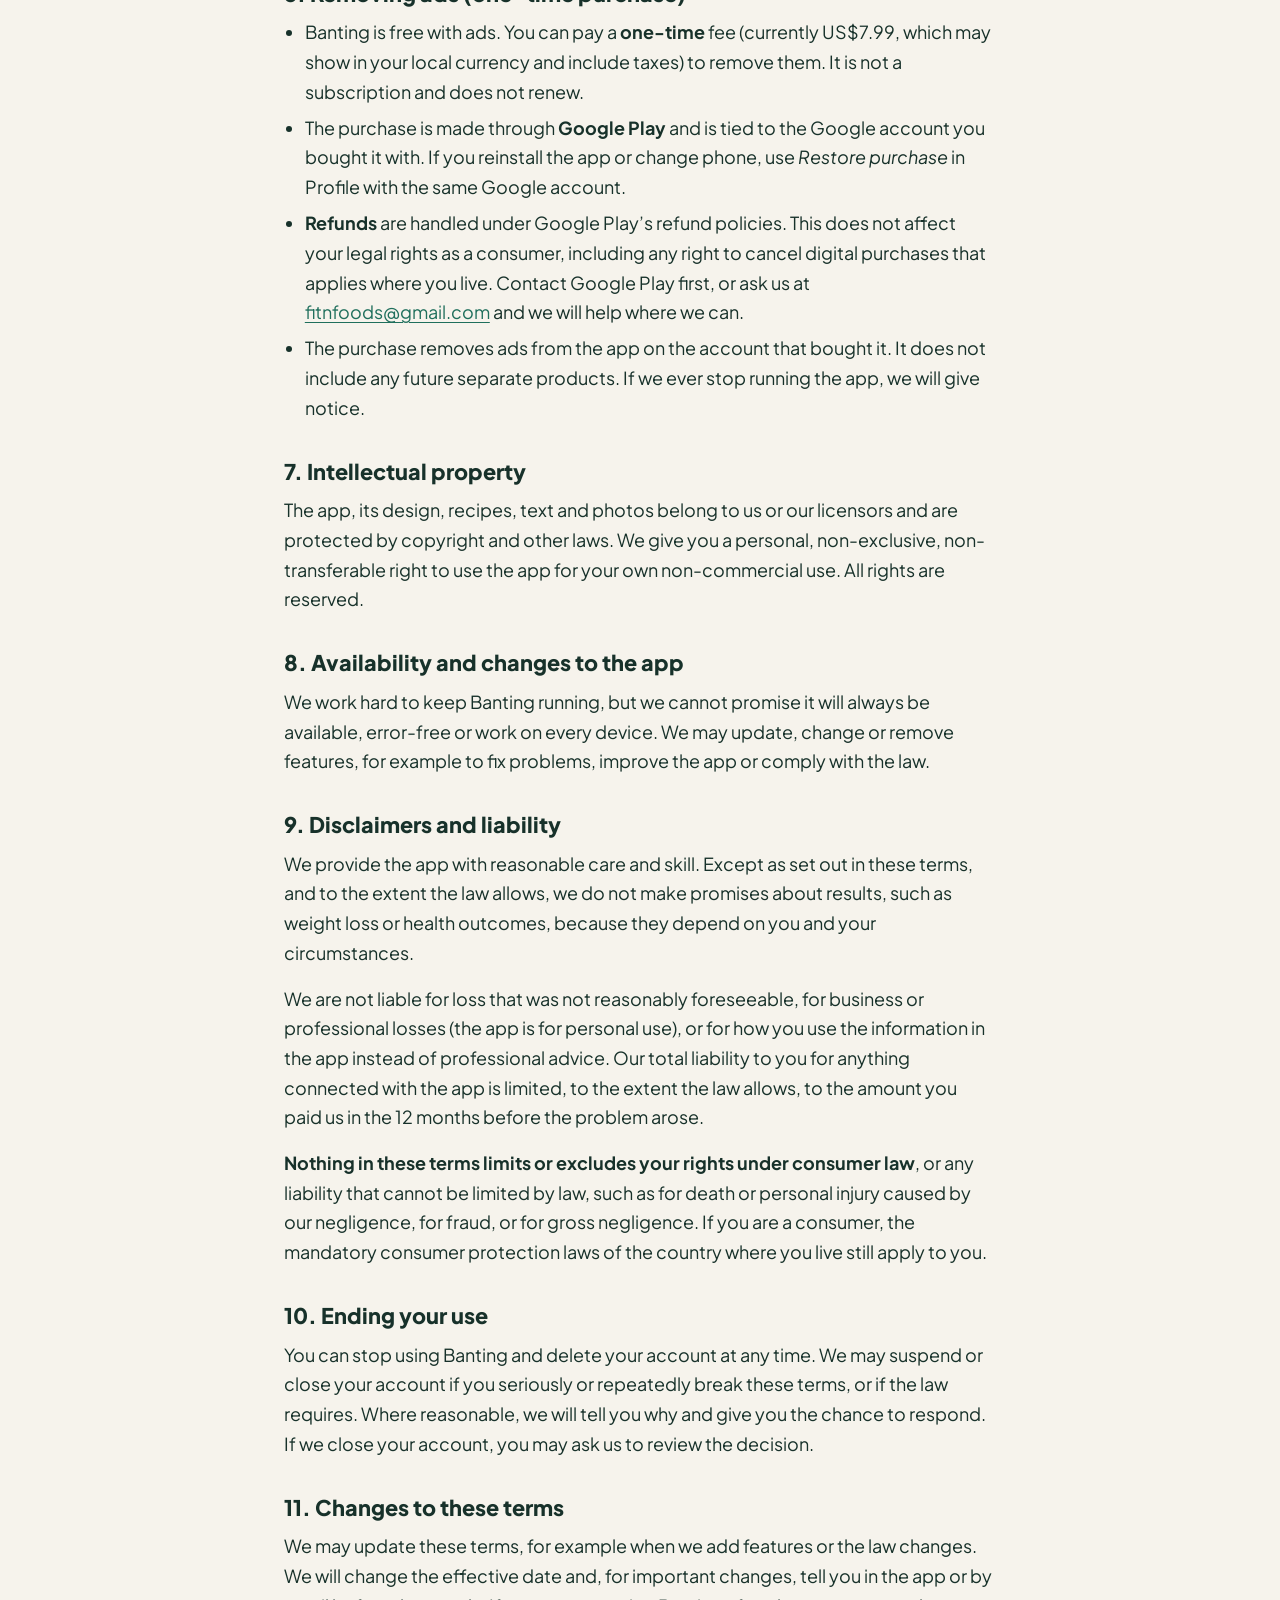
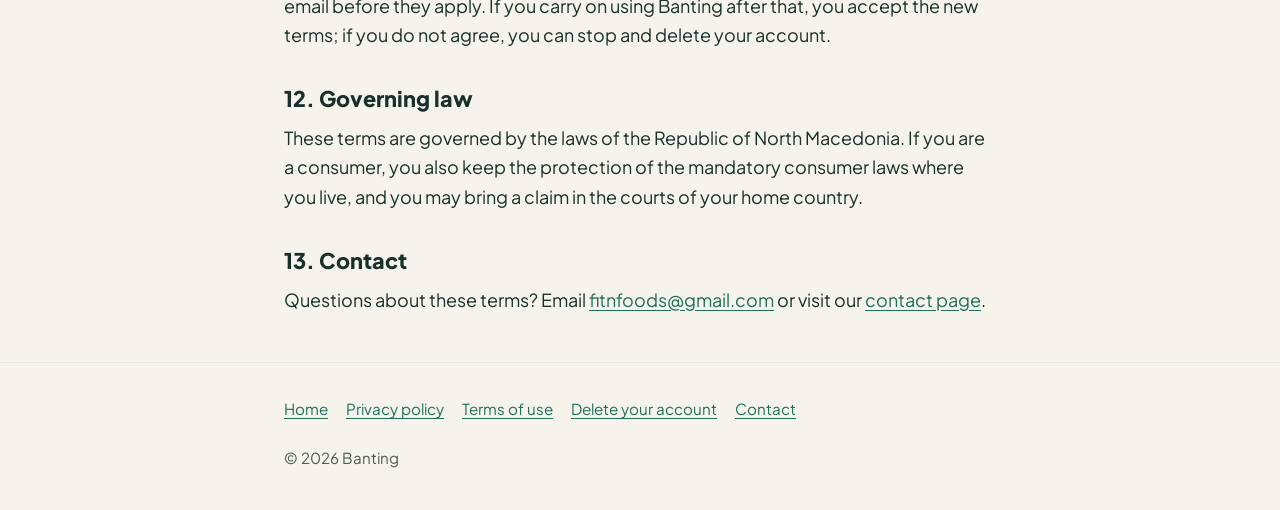
<file: terms.html>
<!DOCTYPE html>
<html lang="en-GB">
<head>
  <meta charset="utf-8">
  <meta name="viewport" content="width=device-width, initial-scale=1">
  <title>Banting terms of use</title>
  <meta name="description" content="The rules for using the Banting app: eligibility, medical disclaimer, the ad-free purchase, and your legal rights.">
  <meta name="theme-color" content="#F6F3EC">
  <link rel="preconnect" href="https://fonts.googleapis.com">
  <link rel="preconnect" href="https://fonts.gstatic.com" crossorigin>
  <link rel="stylesheet" href="https://fonts.googleapis.com/css2?family=Plus+Jakarta+Sans:wght@400;500;600;700;800&amp;display=swap">
  <link rel="stylesheet" href="banting.css">
</head>
<body>
  <a class="skip" href="#main">Skip to content</a>
  <header class="site-header">
    <div class="wrap">
      <a class="brand" href="index.html"><span class="brand-mark" aria-hidden="true">B</span>Banting</a>
    </div>
  </header>
  <main id="main" class="wrap">

    <h1>Terms of use</h1>
    <p class="meta">Effective date: 9 November 2026</p>
    <p class="lead">These are the rules for using the Banting app. We have tried to keep them short and clear. By creating an account or using the app, you agree to them.</p>

    <div class="callout">
      <h2 id="medical">Not medical advice</h2>
      <p>Banting shares general recipes and tips for information only. <strong>It is not medical advice</strong> and does not replace your doctor, dietitian or other health professional.</p>
      <p>Talk to a doctor before you change your diet, especially if you have a medical condition (such as diabetes), are pregnant or breastfeeding, or take medication, including insulin. Low-carb eating can change how much medication you need. Stop and get medical help if you feel unwell.</p>
    </div>

    <h2>1. Who we are</h2>
    <p>Banting is run by Magdalena Ivanovska, based in North Macedonia (&ldquo;we&rdquo;, &ldquo;us&rdquo;). You can contact us at <a href="mailto:fitnfoods@gmail.com">fitnfoods@gmail.com</a>. Our <a href="privacy.html">privacy policy</a> explains how we handle your personal information.</p>

    <h2>2. Who can use Banting</h2>
    <p>You must be <strong>18 or over</strong> to use Banting. By using it, you confirm that you are. We may close accounts we believe belong to someone under 18.</p>

    <h2>3. Your account</h2>
    <ul>
      <li>Give accurate information and keep your sign-in details safe. You are responsible for what happens under your account.</li>
      <li>One person, one account. Please do not share your account.</li>
      <li>Tell us straight away if you think someone else has accessed your account.</li>
      <li>You can delete your account whenever you like. See <a href="delete-account.html">Delete your account</a>.</li>
    </ul>

    <h2>4. Recipes and tracking</h2>
    <p>Recipes, meal plans and tips are for general information. Everyone&rsquo;s body is different, and results vary. Check ingredients for allergies and intolerances, and follow safe food-handling practice. Cooking times and quantities are guides. The app does not count calories and cannot tell you what is right for your health.</p>

    <h2>5. What you must not do</h2>
    <ul>
      <li>Break the law, or use the app for anything unlawful or harmful.</li>
      <li>Make medical claims or give treatment advice to others.</li>
      <li>Pretend to be someone else, or use another person&rsquo;s account.</li>
      <li>Try to break, overload, reverse engineer or get around the security of the app or its ads, or collect other users&rsquo; data.</li>
      <li>Copy or resell the recipes, photos or app content outside normal personal use.</li>
    </ul>

    <h2 id="purchase">6. Removing ads (one-time purchase)</h2>
    <ul>
      <li>Banting is free with ads. You can pay a <strong>one-time</strong> fee (currently US$7.99, which may show in your local currency and include taxes) to remove them. It is not a subscription and does not renew.</li>
      <li>The purchase is made through <strong>Google Play</strong> and is tied to the Google account you bought it with. If you reinstall the app or change phone, use <em>Restore purchase</em> in Profile with the same Google account.</li>
      <li><strong>Refunds</strong> are handled under Google Play&rsquo;s refund policies. This does not affect your legal rights as a consumer, including any right to cancel digital purchases that applies where you live. Contact Google Play first, or ask us at <a href="mailto:fitnfoods@gmail.com">fitnfoods@gmail.com</a> and we will help where we can.</li>
      <li>The purchase removes ads from the app on the account that bought it. It does not include any future separate products. If we ever stop running the app, we will give notice.</li>
    </ul>

    <h2>7. Intellectual property</h2>
    <p>The app, its design, recipes, text and photos belong to us or our licensors and are protected by copyright and other laws. We give you a personal, non-exclusive, non-transferable right to use the app for your own non-commercial use. All rights are reserved.</p>

    <h2>8. Availability and changes to the app</h2>
    <p>We work hard to keep Banting running, but we cannot promise it will always be available, error-free or work on every device. We may update, change or remove features, for example to fix problems, improve the app or comply with the law.</p>

    <h2>9. Disclaimers and liability</h2>
    <p>We provide the app with reasonable care and skill. Except as set out in these terms, and to the extent the law allows, we do not make promises about results, such as weight loss or health outcomes, because they depend on you and your circumstances.</p>
    <p>We are not liable for loss that was not reasonably foreseeable, for business or professional losses (the app is for personal use), or for how you use the information in the app instead of professional advice. Our total liability to you for anything connected with the app is limited, to the extent the law allows, to the amount you paid us in the 12 months before the problem arose.</p>
    <p><strong>Nothing in these terms limits or excludes your rights under consumer law</strong>, or any liability that cannot be limited by law, such as for death or personal injury caused by our negligence, for fraud, or for gross negligence. If you are a consumer, the mandatory consumer protection laws of the country where you live still apply to you.</p>

    <h2>10. Ending your use</h2>
    <p>You can stop using Banting and delete your account at any time. We may suspend or close your account if you seriously or repeatedly break these terms, or if the law requires. Where reasonable, we will tell you why and give you the chance to respond. If we close your account, you may ask us to review the decision.</p>

    <h2>11. Changes to these terms</h2>
    <p>We may update these terms, for example when we add features or the law changes. We will change the effective date and, for important changes, tell you in the app or by email before they apply. If you carry on using Banting after that, you accept the new terms; if you do not agree, you can stop and delete your account.</p>

    <h2>12. Governing law</h2>
    <p>These terms are governed by the laws of the Republic of North Macedonia. If you are a consumer, you also keep the protection of the mandatory consumer laws where you live, and you may bring a claim in the courts of your home country.</p>

    <h2>13. Contact</h2>
    <p>Questions about these terms? Email <a href="mailto:fitnfoods@gmail.com">fitnfoods@gmail.com</a> or visit our <a href="contact.html">contact page</a>.</p>
  </main>
  <footer class="site-footer">
    <div class="wrap">
      <nav aria-label="Site pages">
        <ul>
      <li><a href="index.html">Home</a></li>
      <li><a href="privacy.html">Privacy policy</a></li>
      <li><a href="terms.html">Terms of use</a></li>
      <li><a href="delete-account.html">Delete your account</a></li>
      <li><a href="contact.html">Contact</a></li>
        </ul>
      </nav>
      <p>&copy; 2026 Banting</p>
    </div>
  </footer>
</body>
</html>
</file>
<file: banting.css>
/* Banting website – one shared stylesheet. Light theme only. */
:root {
  --bg: #F6F3EC;
  --ink: #17312A;
  --muted: #4A5E57;
  --brand: #1F6F5C;
  --brand-dark: #15513F;
  --mint: #E7F3EE;
  --card: #FFFFFF;
  --line: #E1E7E3;
  --radius: 18px;
}
*, *::before, *::after { box-sizing: border-box; }
html { -webkit-text-size-adjust: 100%; }
body {
  margin: 0;
  background: var(--bg);
  color: var(--ink);
  font-family: "Plus Jakarta Sans", system-ui, -apple-system, "Segoe UI", Roboto, sans-serif;
  font-size: 1.0625rem;
  line-height: 1.65;
}
.skip {
  position: absolute; left: 16px; top: -60px;
  background: var(--brand); color: #fff; padding: 10px 16px; border-radius: 10px; z-index: 10;
}
.skip:focus { top: 12px; }
.wrap { width: 100%; max-width: 760px; margin: 0 auto; padding: 0 16px; }

/* Header */
.site-header { padding: 18px 0 6px; }
.brand {
  display: inline-flex; align-items: center; gap: 10px; min-height: 44px;
  font-weight: 800; font-size: 1.35rem; color: var(--ink); text-decoration: none;
}
.brand-mark {
  width: 36px; height: 36px; border-radius: 12px; background: var(--brand); color: #fff;
  display: inline-flex; align-items: center; justify-content: center; font-size: 1.1rem;
}

/* Text */
h1 { font-size: 2rem; line-height: 1.2; font-weight: 800; margin: 18px 0 8px; letter-spacing: -0.01em; }
h2 { font-size: 1.35rem; line-height: 1.3; font-weight: 800; margin: 2.2rem 0 0.6rem; scroll-margin-top: 16px; }
h3 { font-size: 1.1rem; font-weight: 700; margin: 1.5rem 0 0.4rem; }
p, ul, ol { margin: 0 0 1rem; }
ul, ol { padding-left: 1.3rem; }
li { margin-bottom: 0.4rem; }
a { color: var(--brand); text-underline-offset: 3px; }
a:hover { color: var(--brand-dark); }
a:focus-visible, button:focus-visible { outline: 3px solid var(--brand); outline-offset: 3px; border-radius: 6px; }
.lead { font-size: 1.2rem; color: var(--muted); margin-bottom: 1.2rem; }
.meta { color: var(--muted); font-size: 0.95rem; margin-bottom: 1.4rem; }
.draft-note {
  background: var(--mint); border: 1.5px solid var(--line); border-radius: 14px;
  padding: 12px 16px; font-size: 0.95rem; color: var(--muted); margin: 0 0 1.4rem;
}

/* Cards and callouts */
.card {
  background: var(--card); border: 1.5px solid var(--line); border-radius: var(--radius);
  padding: 18px 18px 6px; margin: 0 0 1rem;
}
.callout {
  background: var(--mint); border: 1.5px solid #CFE5DC; border-radius: var(--radius);
  padding: 16px 18px 4px; margin: 1.2rem 0;
}
.callout h2, .callout h3 { margin-top: 0; }
.badge {
  display: inline-block; background: var(--brand); color: #fff; font-weight: 700;
  padding: 8px 16px; border-radius: 999px; font-size: 0.95rem; margin: 4px 0 18px;
}
.btn {
  display: inline-flex; align-items: center; justify-content: center; min-height: 48px;
  background: var(--brand); color: #fff; font-weight: 700; text-decoration: none;
  padding: 10px 22px; border-radius: 14px; margin-bottom: 1rem;
}
.btn:hover { background: var(--brand-dark); color: #fff; }

/* Link list on the home page */
.link-grid { list-style: none; padding: 0; margin: 0 0 1.5rem; display: grid; gap: 10px; }
.link-grid li { margin: 0; }
.link-grid a {
  display: block; min-height: 44px; background: var(--card); border: 1.5px solid var(--line);
  border-radius: 16px; padding: 14px 18px; text-decoration: none; color: var(--ink);
}
.link-grid a:hover { border-color: var(--brand); }
.link-grid strong { display: block; color: var(--brand); font-size: 1.05rem; }
.link-grid span { color: var(--muted); font-size: 0.95rem; }

/* Table of contents */
.toc { background: var(--card); border: 1.5px solid var(--line); border-radius: var(--radius); padding: 14px 18px; margin: 0 0 1.5rem; }
.toc p { font-weight: 700; margin: 0 0 6px; }
.toc ol { margin: 0; columns: 1; }
.toc a { display: inline-block; min-height: 28px; }

/* Tables: stacked cards on phones, real table on wide screens */
.table-wrap { margin: 0 0 1.4rem; }
table { width: 100%; border-collapse: collapse; font-size: 0.95rem; }
table, tbody { display: block; }
thead { position: absolute; left: -9999px; }
tr { display: block; background: var(--card); border: 1.5px solid var(--line); border-radius: 14px; padding: 10px 14px; margin-bottom: 10px; }
td, th { display: block; text-align: left; padding: 4px 0; vertical-align: top; }
td::before { content: attr(data-label); display: block; font-size: 0.78rem; font-weight: 800; text-transform: uppercase; letter-spacing: 0.04em; color: var(--muted); }
td:first-child { font-weight: 600; }

/* Placeholder highlight – DELETE this block at launch, once every [[PLACEHOLDER]] is replaced. */

/* Footer */
.site-footer { margin-top: 3rem; border-top: 1.5px solid var(--line); padding: 24px 0 40px; font-size: 0.95rem; color: var(--muted); }
.site-footer ul { list-style: none; padding: 0; margin: 0 0 14px; display: flex; flex-wrap: wrap; gap: 0 18px; }
.site-footer li { margin: 0; }
.site-footer a { display: inline-block; min-height: 44px; line-height: 44px; }
.site-footer p { margin: 0; }

@media (min-width: 700px) {
  body { font-size: 1.125rem; }
  .wrap { padding: 0 24px; }
  h1 { font-size: 2.5rem; }
  .toc ol { columns: 2; column-gap: 28px; }
  thead { position: static; }
  table { display: table; }
  tbody { display: table-row-group; }
  tr { display: table-row; background: none; border: 0; padding: 0; margin: 0; }
  th, td { display: table-cell; padding: 10px 12px; border-bottom: 1.5px solid var(--line); }
  th { background: var(--mint); font-size: 0.85rem; text-transform: uppercase; letter-spacing: 0.04em; color: var(--muted); }
  td::before { display: none; }
  .table-wrap { background: var(--card); border: 1.5px solid var(--line); border-radius: 14px; overflow: hidden; }
  tr:last-child td { border-bottom: 0; }
}
.first { margin-top: 0; }
</file>
